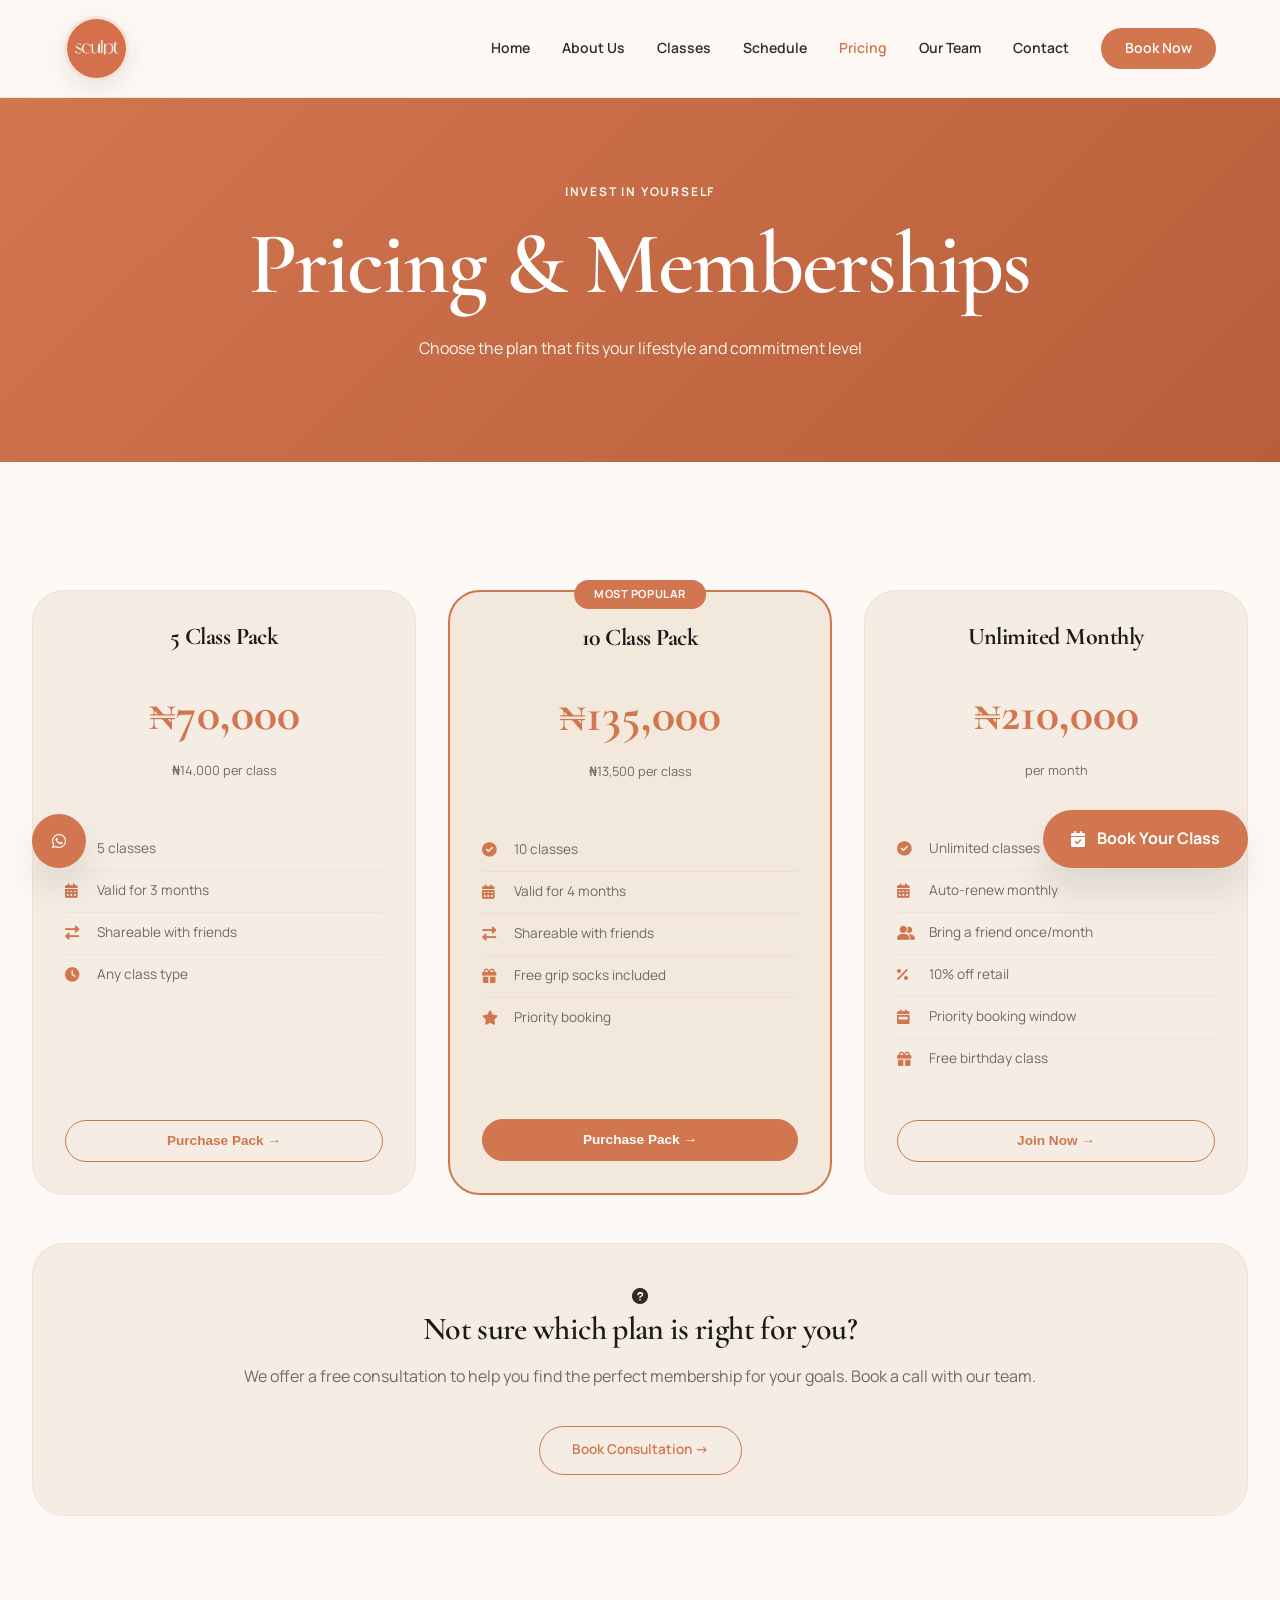
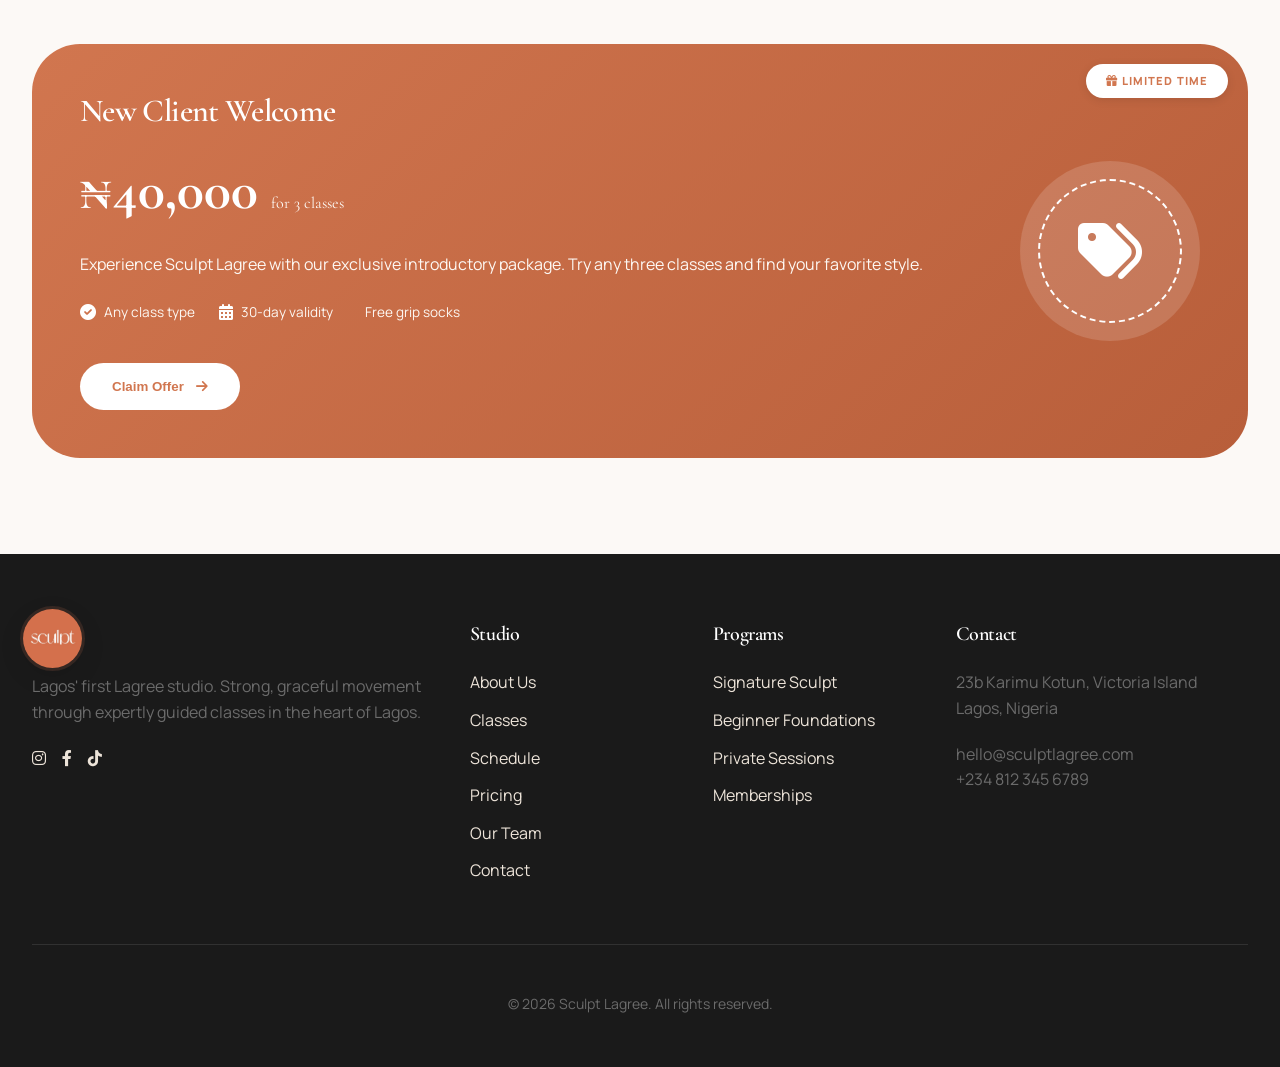
<file: pricing.html>
<!DOCTYPE html>
<html lang="en">
<head>
    <meta charset="UTF-8" />
    <meta name="viewport" content="width=device-width, initial-scale=1.0" />
    <meta name="description" content="View membership options and class packs at Sculpt Lagree Lagos. Find the perfect plan for your fitness journey." />
    <title>Pricing | Sculpt Lagree Lagos</title>
    <link rel="preconnect" href="https://fonts.googleapis.com" />
    <link rel="preconnect" href="https://fonts.gstatic.com" crossorigin />
    <link href="https://fonts.googleapis.com/css2?family=Cormorant+Garamond:wght@300;400;500;600;700&family=Manrope:wght@400;500;600;700;800&display=swap" rel="stylesheet" />
    <link rel="stylesheet" href="https://cdnjs.cloudflare.com/ajax/libs/font-awesome/6.0.0-beta3/css/all.min.css" />
    <link rel="shortcut icon" href="./assets/img/sculpt_logo_round.png" type="image/x-icon" />
    <link rel="stylesheet" href="assets/css/style.css" />
    <!-- Paystack Script -->
    <script src="https://js.paystack.co/v1/inline.js"></script>
    <style>
        .pricing-grid {
            display: grid;
            grid-template-columns: repeat(3, 1fr);
            gap: 2rem;
            margin: 3rem 0;
        }

        .pricing-card {
            background: #f5ede3;
            border-radius: var(--radius-xl);
            padding: 2rem;
            transition: all 0.3s ease;
            border: 1px solid rgba(209, 118, 79, 0.1);
            position: relative;
            height: 100%;
            display: flex;
            flex-direction: column;
        }

        .pricing-card:hover {
            transform: translateY(-6px);
            box-shadow: var(--shadow-lg);
            border-color: rgba(209, 118, 79, 0.25);
            background: #f2e8dc;
        }

        .pricing-card.featured {
            border: 2px solid var(--terracotta);
            background: #f2e8dc;
        }

        .popular-badge {
            position: absolute;
            top: -12px;
            left: 50%;
            transform: translateX(-50%);
            background: var(--terracotta);
            color: var(--white);
            padding: 0.35rem 1.25rem;
            border-radius: var(--radius-full);
            font-size: 0.7rem;
            font-weight: 700;
            letter-spacing: 0.05em;
            white-space: nowrap;
        }

        .pricing-card h3 {
            font-size: 1.5rem;
            font-weight: 700;
            margin-bottom: 0.5rem;
            color: var(--deep-charcoal);
            font-family: "Cormorant Garamond", serif;
            text-align: center;
        }

        .price {
            font-size: 3rem;
            font-weight: 800;
            color: var(--terracotta);
            font-family: "Cormorant Garamond", serif;
            margin: 1rem 0 0.5rem;
            text-align: center;
        }

        .price small {
            font-size: 0.9rem;
            font-weight: 400;
            color: var(--stone);
        }

        .price-sub {
            text-align: center;
            font-size: 0.8rem;
            color: var(--stone);
            margin-bottom: 1.5rem;
        }

        .feature-list {
            text-align: left;
            margin: 1.5rem 0;
            padding: 0;
            list-style: none;
            flex: 1;
        }

        .feature-list li {
            padding: 0.6rem 0;
            display: flex;
            align-items: center;
            gap: 0.75rem;
            font-size: 0.85rem;
            color: var(--stone);
            border-bottom: 1px solid rgba(209, 118, 79, 0.08);
        }

        .feature-list li:last-child {
            border-bottom: none;
        }

        .feature-list li i {
            color: var(--terracotta);
            width: 20px;
            font-size: 0.9rem;
        }

        .btn-pricing {
            background: transparent;
            border: 1.5px solid var(--terracotta);
            color: var(--terracotta);
            padding: 0.8rem 1.5rem;
            border-radius: var(--radius-full);
            font-weight: 600;
            font-size: 0.85rem;
            cursor: pointer;
            transition: all 0.3s ease;
            text-decoration: none;
            display: inline-flex;
            align-items: center;
            justify-content: center;
            gap: 0.5rem;
            width: 100%;
            margin-top: 1rem;
        }

        .btn-pricing:hover {
            background: var(--terracotta);
            color: var(--white);
            transform: translateX(4px);
        }

        .btn-pricing-primary {
            background: var(--terracotta);
            color: var(--white);
            border: 1.5px solid var(--terracotta);
        }

        .btn-pricing-primary:hover {
            background: var(--terracotta-dark);
            transform: translateX(4px);
        }

        .membership-note {
            background: #f5ede3;
            padding: 2.5rem;
            border-radius: var(--radius-xl);
            text-align: center;
            margin-top: 3rem;
            border: 1px solid rgba(209, 118, 79, 0.1);
            transition: all 0.3s ease;
        }

        .membership-note:hover {
            transform: translateY(-4px);
            box-shadow: var(--shadow-lg);
            border-color: rgba(209, 118, 79, 0.25);
            background: #f2e8dc;
        }

        /* ============================================
           NEW CLIENT OFFER - MATCHING INDEX.HTML
           ============================================ */
        .offer-section {
            position: relative;
            overflow: hidden;
            margin-top: 3rem;
            margin-bottom: 6rem;
        }

        .offer-card {
            background: linear-gradient(135deg, var(--terracotta) 0%, var(--terracotta-dark) 100%);
            border-radius: var(--radius-2xl);
            padding: 3rem;
            position: relative;
            overflow: hidden;
        }

        .offer-card::before {
            content: "";
            position: absolute;
            top: -50%;
            right: -30%;
            width: 300px;
            height: 300px;
            background: rgba(255, 255, 255, 0.08);
            border-radius: 50%;
            pointer-events: none;
        }

        .offer-card::after {
            content: "";
            position: absolute;
            bottom: -30%;
            left: -20%;
            width: 250px;
            height: 250px;
            background: rgba(255, 255, 255, 0.05);
            border-radius: 50%;
            pointer-events: none;
        }

        .offer-badge {
            position: absolute;
            top: 20px;
            right: 20px;
            background: var(--white);
            color: var(--terracotta);
            padding: 0.5rem 1.25rem;
            border-radius: var(--radius-full);
            font-size: 0.7rem;
            font-weight: 800;
            letter-spacing: 0.1em;
            text-transform: uppercase;
            z-index: 2;
            box-shadow: 0 2px 10px rgba(0, 0, 0, 0.1);
        }

        .offer-content {
            position: relative;
            z-index: 2;
            display: grid;
            grid-template-columns: 1fr auto;
            gap: 3rem;
            align-items: center;
        }

        .offer-text h3 {
            font-size: 2rem;
            margin-bottom: 0.5rem;
            color: var(--white);
        }

        .offer-price {
            font-size: 3.5rem;
            font-weight: 800;
            color: var(--white);
            font-family: "Cormorant Garamond", serif;
            margin: 1rem 0;
        }

        .offer-price small {
            font-size: 1rem;
            color: var(--cream);
            font-weight: 400;
        }

        .offer-features {
            display: flex;
            gap: 1.5rem;
            flex-wrap: wrap;
            margin: 1.5rem 0;
        }

        .offer-feature {
            display: flex;
            align-items: center;
            gap: 0.5rem;
            color: var(--cream);
            font-size: 0.85rem;
        }

        .offer-feature i {
            color: var(--white);
            font-size: 1rem;
        }

        .offer-visual {
            text-align: center;
            position: relative;
        }

        .offer-circle {
            width: 180px;
            height: 180px;
            background: rgba(255, 255, 255, 0.15);
            border-radius: 50%;
            display: flex;
            align-items: center;
            justify-content: center;
            position: relative;
        }

        .offer-circle:before {
            content: "";
            position: absolute;
            width: 140px;
            height: 140px;
            border: 2px dashed var(--white);
            border-radius: 50%;
            animation: spin 20s linear infinite;
        }

        @keyframes spin {
            from { transform: rotate(0deg); }
            to { transform: rotate(360deg); }
        }

        .offer-circle i {
            font-size: 4rem;
            color: var(--white);
        }

        .btn-offer {
            background: var(--white);
            color: var(--terracotta);
            padding: 1rem 2rem;
            border-radius: var(--radius-full);
            text-decoration: none;
            font-weight: 700;
            display: inline-flex;
            align-items: center;
            gap: 0.75rem;
            transition: all 0.3s ease;
            margin-top: 1rem;
            border: none;
            cursor: pointer;
        }

        .btn-offer:hover {
            background: var(--cream);
            transform: translateY(-3px);
            box-shadow: 0 10px 25px rgba(0, 0, 0, 0.15);
        }

        .modal-overlay {
            display: none;
            position: fixed;
            top: 0;
            left: 0;
            width: 100%;
            height: 100%;
            background: rgba(0, 0, 0, 0.5);
            backdrop-filter: blur(6px);
            z-index: 9999;
            align-items: center;
            justify-content: center;
            padding: 1rem;
        }

        .modal-overlay.active {
            display: flex;
        }

        .modal-container {
            background: var(--white);
            border-radius: var(--radius-xl);
            max-width: 380px;
            width: 100%;
            padding: 1.5rem;
            position: relative;
            animation: modalSlideIn 0.3s ease;
            box-shadow: 0 20px 40px rgba(0, 0, 0, 0.2);
        }

        @keyframes modalSlideIn {
            from {
                opacity: 0;
                transform: translateY(20px) scale(0.96);
            }
            to {
                opacity: 1;
                transform: translateY(0) scale(1);
            }
        }

        .modal-close {
            position: absolute;
            top: 0.75rem;
            right: 0.75rem;
            background: var(--bg-warm);
            border: none;
            width: 30px;
            height: 30px;
            border-radius: 50%;
            cursor: pointer;
            font-size: 0.8rem;
            color: var(--stone);
            transition: all 0.3s ease;
            display: flex;
            align-items: center;
            justify-content: center;
        }

        .modal-close:hover {
            background: var(--terracotta);
            color: var(--white);
        }

        .modal-icon {
            width: 44px;
            height: 44px;
            background: rgba(209, 118, 79, 0.12);
            border-radius: 50%;
            display: flex;
            align-items: center;
            justify-content: center;
            margin: 0 auto 0.5rem;
        }

        .modal-icon i {
            font-size: 1.2rem;
            color: var(--terracotta);
        }

        .modal-title {
            text-align: center;
            font-family: "Cormorant Garamond", serif;
            font-size: 1.3rem;
            font-weight: 700;
            margin-bottom: 0.15rem;
            color: var(--deep-charcoal);
        }

        .modal-subtitle {
            text-align: center;
            color: var(--stone);
            font-size: 0.7rem;
            margin-bottom: 1rem;
        }

        .modal-plan {
            background: var(--bg-warm);
            border-radius: var(--radius-lg);
            padding: 0.6rem 1rem;
            margin-bottom: 1rem;
            text-align: center;
        }

        .modal-plan-name {
            font-weight: 700;
            font-size: 0.9rem;
            color: var(--deep-charcoal);
        }

        .modal-plan-price {
            font-size: 1.4rem;
            font-weight: 800;
            color: var(--terracotta);
            font-family: "Cormorant Garamond", serif;
        }

        .modal-plan-price small {
            font-size: 0.7rem;
            font-weight: 400;
            color: var(--stone);
        }

        .form-group-modal {
            margin-bottom: 0.6rem;
        }

        .form-group-modal label {
            display: block;
            font-weight: 600;
            font-size: 0.7rem;
            color: var(--deep-charcoal);
            margin-bottom: 0.2rem;
        }

        .form-group-modal input {
            width: 100%;
            padding: 0.6rem 0.8rem;
            border: 1px solid rgba(209, 118, 79, 0.2);
            border-radius: var(--radius-md);
            font-family: "Manrope", sans-serif;
            transition: all 0.3s ease;
            background: #f2e8dc;
            color: var(--deep-charcoal);
            font-size: 0.8rem;
        }

        .form-group-modal input:focus {
            outline: none;
            border-color: var(--terracotta);
            box-shadow: 0 0 0 2px rgba(209, 118, 79, 0.15);
            background: #f5ede3;
        }

        .form-group-modal input::placeholder {
            color: var(--stone);
        }

        .modal-btn-pay {
            width: 100%;
            padding: 0.7rem;
            background: linear-gradient(135deg, var(--terracotta), var(--terracotta-dark));
            color: var(--white);
            border: none;
            border-radius: var(--radius-full);
            font-weight: 700;
            font-size: 0.85rem;
            cursor: pointer;
            transition: all 0.3s ease;
            display: flex;
            align-items: center;
            justify-content: center;
            gap: 0.5rem;
            margin-top: 0.5rem;
        }

        .modal-btn-pay:hover {
            transform: translateY(-2px);
            box-shadow: 0 8px 20px rgba(209, 118, 79, 0.3);
        }

        .modal-btn-pay:disabled {
            opacity: 0.6;
            cursor: not-allowed;
            transform: none;
        }

        .modal-error {
            color: #d32f2f;
            font-size: 0.65rem;
            margin-top: 0.2rem;
            display: none;
        }

        .modal-error.show {
            display: block;
        }

        @media (max-width: 900px) {
            .pricing-grid {
                grid-template-columns: 1fr;
                gap: 2rem;
            }
            .pricing-card.featured {
                transform: scale(1);
            }
            .offer-content {
                grid-template-columns: 1fr;
                text-align: center;
                gap: 1.5rem;
            }
            .offer-features {
                justify-content: center;
            }
            .offer-badge {
                top: 10px;
                right: 10px;
                font-size: 0.6rem;
                padding: 0.3rem 1rem;
            }
            .offer-price {
                font-size: 2.5rem;
            }
            .offer-card {
                padding: 2rem;
            }
        }

        @media (max-width: 480px) {
            .modal-container {
                padding: 1.25rem;
                max-width: 340px;
            }
            .modal-plan-price {
                font-size: 1.2rem;
            }
            .modal-title {
                font-size: 1.1rem;
            }
        }
    </style>
</head>
<body>
    <!-- Sticky Booking Button -->
    <a href="schedule.html" class="sticky-book">
        <i class="fas fa-calendar-check"></i>
        <span>Book Your Class</span>
    </a>

    <!-- Floating WhatsApp -->
    <a href="#" class="whatsapp-float" target="_blank">
        <i class="fab fa-whatsapp"></i>
    </a>

    <!-- Header -->
    <header class="header">
        <div class="container">
            <a href="index.html" class="brand">
                <div class="logo-icon">
                    <img src="./assets/img/sculpt-logo.jpg" alt="Sculpt Lagree Logo" class="logo-img" />
                </div>
            </a>
            <button class="menu-btn" onclick="toggleMenu()">☰</button>
            <nav class="nav" id="nav">
                <a href="index.html">Home</a>
                <a href="about.html">About Us</a>
                <a href="classes.html">Classes</a>
                <a href="schedule.html">Schedule</a>
                <a href="pricing.html" class="active">Pricing</a>
                <a href="team.html">Our Team</a>
                <a href="contact.html">Contact</a>
                <a href="schedule.html" class="btn-book">Book Now</a>
            </nav>
        </div>
    </header>

    <!-- Hero Banner -->
    <section class="hero-banner" style="background: linear-gradient(135deg, var(--terracotta), var(--terracotta-dark)); padding: 5rem 0; text-align: center;">
        <div class="container">
            <span class="eyebrow" style="color: var(--cream);">INVEST IN YOURSELF</span>
            <h1 style="color: var(--white);">Pricing & Memberships</h1>
            <p style="color: var(--cream);">Choose the plan that fits your lifestyle and commitment level</p>
        </div>
    </section>

    <!-- Pricing Section -->
    <section class="section">
        <div class="container">
            <div class="pricing-grid">
                <!-- 5 Class Pack -->
                <div class="pricing-card">
                    <h3>5 Class Pack</h3>
                    <div class="price">₦70,000</div>
                    <div class="price-sub">₦14,000 per class</div>
                    <ul class="feature-list">
                        <li><i class="fas fa-check-circle"></i> 5 classes</li>
                        <li><i class="fas fa-calendar-alt"></i> Valid for 3 months</li>
                        <li><i class="fas fa-exchange-alt"></i> Shareable with friends</li>
                        <li><i class="fas fa-clock"></i> Any class type</li>
                    </ul>
                    <button class="btn-pricing" onclick="openPricingModal('5 Class Pack', 70000)">Purchase Pack →</button>
                </div>

                <!-- 10 Class Pack -->
                <div class="pricing-card featured">
                    <div class="popular-badge">MOST POPULAR</div>
                    <h3>10 Class Pack</h3>
                    <div class="price">₦135,000</div>
                    <div class="price-sub">₦13,500 per class</div>
                    <ul class="feature-list">
                        <li><i class="fas fa-check-circle"></i> 10 classes</li>
                        <li><i class="fas fa-calendar-alt"></i> Valid for 4 months</li>
                        <li><i class="fas fa-exchange-alt"></i> Shareable with friends</li>
                        <li><i class="fas fa-gift"></i> Free grip socks included</li>
                        <li><i class="fas fa-star"></i> Priority booking</li>
                    </ul>
                    <button class="btn-pricing btn-pricing-primary" onclick="openPricingModal('10 Class Pack', 135000)">Purchase Pack →</button>
                </div>

                <!-- Unlimited Monthly -->
                <div class="pricing-card">
                    <h3>Unlimited Monthly</h3>
                    <div class="price">₦210,000</div>
                    <div class="price-sub">per month</div>
                    <ul class="feature-list">
                        <li><i class="fas fa-check-circle"></i> Unlimited classes</li>
                        <li><i class="fas fa-calendar-alt"></i> Auto-renew monthly</li>
                        <li><i class="fas fa-user-friends"></i> Bring a friend once/month</li>
                        <li><i class="fas fa-percent"></i> 10% off retail</li>
                        <li><i class="fas fa-calendar-week"></i> Priority booking window</li>
                        <li><i class="fas fa-gift"></i> Free birthday class</li>
                    </ul>
                    <button class="btn-pricing" onclick="openPricingModal('Unlimited Monthly', 210000)">Join Now →</button>
                </div>
            </div>

            <!-- Not Sure Which Plan? -->
            <div class="membership-note">
                <i class="fas fa-question-circle"></i>
                <h3>Not sure which plan is right for you?</h3>
                <p>We offer a free consultation to help you find the perfect membership for your goals. Book a call with our team.</p>
                <a href="contact.html" class="btn-pricing" style="width: auto; padding: 0.8rem 2rem;">Book Consultation →</a>
            </div>
        </div>
    </section>

    <!-- NEW CLIENT OFFER - MATCHING INDEX.HTML -->
    <section class="offer-section">
        <div class="container">
            <div class="offer-card">
                <div class="offer-badge">
                    <i class="fas fa-gift"></i> LIMITED TIME
                </div>
                <div class="offer-content">
                    <div class="offer-text">
                        <h3>New Client Welcome</h3>
                        <div class="offer-price">
                            ₦40,000 <small>for 3 classes</small>
                        </div>
                        <p style="color: var(--cream); margin-bottom: 1rem;">
                            Experience Sculpt Lagree with our exclusive introductory package. Try any three classes and find your favorite style.
                        </p>
                        <div class="offer-features">
                            <span class="offer-feature"><i class="fas fa-check-circle"></i> Any class type</span>
                            <span class="offer-feature"><i class="fas fa-calendar-alt"></i> 30-day validity</span>
                            <span class="offer-feature"><i class="fas fa-grip-socks"></i> Free grip socks</span>
                        </div>
                        <button class="btn-offer" onclick="openPricingModal('New Client Special (3 Classes)', 40000)">
                            Claim Offer <i class="fas fa-arrow-right"></i>
                        </button>
                    </div>
                    <div class="offer-visual">
                        <div class="offer-circle"><i class="fas fa-tags"></i></div>
                    </div>
                </div>
            </div>
        </div>
    </section>

    <!-- <br> <br> <br> -->

    <!-- Footer -->
    <footer class="footer">
        <div class="container">
            <div class="footer-grid">
                <div>
                    <div class="brand" style="margin-bottom: 1rem">
                        <div class="logo-icon" style="width: 40px; height: 40px">
                            <img src="./assets/img/sculpt-logo.jpg" alt="Sculpt Lagree Logo" class="logo-img" />
                        </div>
                    </div>
                    <p>Lagos' first Lagree studio. Strong, graceful movement through expertly guided classes in the heart of Lagos.</p>
                    <div style="display: flex; gap: 1rem; margin-top: 1rem">
                        <a href="https://www.instagram.com/sculptlagree_lagos/"><i class="fab fa-instagram"></i></a>
                        <a href="#"><i class="fab fa-facebook-f"></i></a>
                        <a href="#"><i class="fab fa-tiktok"></i></a>
                    </div>
                </div>
                <div>
                    <h4>Studio</h4>
                    <a href="about.html">About Us</a>
                    <a href="classes.html">Classes</a>
                    <a href="schedule.html">Schedule</a>
                    <a href="pricing.html">Pricing</a>
                    <a href="team.html">Our Team</a>
                    <a href="contact.html">Contact</a>
                </div>
                <div>
                    <h4>Programs</h4>
                    <a href="classes.html">Signature Sculpt</a>
                    <a href="classes.html">Beginner Foundations</a>
                    <a href="classes.html">Private Sessions</a>
                    <a href="pricing.html">Memberships</a>
                </div>
                <div>
                    <h4>Contact</h4>
                    <p>23b Karimu Kotun, Victoria Island<br />Lagos, Nigeria</p>
                    <p>hello@sculptlagree.com<br />+234 812 345 6789</p>
                </div>
            </div>
            <div class="copyright">
                <p>© 2026 Sculpt Lagree. All rights reserved.</p>
            </div>
        </div>
    </footer>

    <!-- ============================================
    COMPACT PAYMENT MODAL
    ============================================ -->
    <div class="modal-overlay" id="paymentModal">
        <div class="modal-container">
            <button class="modal-close" id="modalCloseBtn">
                <i class="fas fa-times"></i>
            </button>

            <div class="modal-icon">
                <i class="fas fa-credit-card"></i>
            </div>

            <h2 class="modal-title">Complete Payment</h2>
            <p class="modal-subtitle">Secure your plan instantly</p>

            <div class="modal-plan">
                <div class="modal-plan-name" id="modalPlanName">10 Class Pack</div>
                <div class="modal-plan-price" id="modalPlanPrice">₦135,000 <small>one-time</small></div>
            </div>

            <form id="paymentForm">
                <div class="form-group-modal">
                    <label for="modalFullName">Full Name</label>
                    <input type="text" id="modalFullName" placeholder="Enter your name" required />
                </div>

                <div class="form-group-modal">
                    <label for="modalEmail">Email</label>
                    <input type="email" id="modalEmail" placeholder="Enter your email" required />
                </div>

                <div class="form-group-modal">
                    <label for="modalPhone">Phone</label>
                    <input type="tel" id="modalPhone" placeholder="Phone number" />
                </div>

                <div class="modal-error" id="modalError">Please fill in all required fields.</div>

                <button type="submit" class="modal-btn-pay" id="modalPayBtn">
                    <i class="fas fa-lock"></i> Pay Now
                </button>
            </form>
        </div>
    </div>

    <script src="assets/js/main.js"></script>
    <script>
        // Mobile menu toggle
        function toggleMenu() {
            document.getElementById("nav").classList.toggle("active");
        }

        // ============================================
        // PAYMENT MODAL CONTROLS
        // ============================================
        const modalOverlay = document.getElementById('paymentModal');
        const modalCloseBtn = document.getElementById('modalCloseBtn');
        const paymentForm = document.getElementById('paymentForm');
        const modalPayBtn = document.getElementById('modalPayBtn');
        const modalError = document.getElementById('modalError');

        let currentPlan = {
            name: '',
            amount: 0
        };

        function openPricingModal(planName, amount) {
            currentPlan.name = planName;
            currentPlan.amount = amount;

            document.getElementById('modalPlanName').textContent = planName;
            document.getElementById('modalPlanPrice').innerHTML = `₦${amount.toLocaleString()} <small>one-time</small>`;

            paymentForm.reset();
            modalError.classList.remove('show');
            modalPayBtn.disabled = false;
            modalPayBtn.innerHTML = '<i class="fas fa-lock"></i> Pay Now';

            modalOverlay.classList.add('active');
            document.body.style.overflow = 'hidden';
        }

        function closePaymentModal() {
            modalOverlay.classList.remove('active');
            document.body.style.overflow = 'auto';
        }

        modalCloseBtn.addEventListener('click', closePaymentModal);
        modalOverlay.addEventListener('click', function(e) {
            if (e.target === modalOverlay) {
                closePaymentModal();
            }
        });
        document.addEventListener('keydown', function(e) {
            if (e.key === 'Escape') {
                closePaymentModal();
            }
        });

        // ============================================
        // PAYSTACK INTEGRATION
        // ============================================
        const PAYSTACK_PUBLIC_KEY = 'pk_test_faa8396a1e3ce90b576ce8e6eb25af226eacff34';

        paymentForm.addEventListener('submit', function(e) {
            e.preventDefault();

            const fullName = document.getElementById('modalFullName').value.trim();
            const email = document.getElementById('modalEmail').value.trim();
            const phone = document.getElementById('modalPhone').value.trim();

            if (!fullName || !email) {
                modalError.textContent = 'Please enter your name and email.';
                modalError.classList.add('show');
                return;
            }

            if (!email.includes('@') || !email.includes('.')) {
                modalError.textContent = 'Please enter a valid email address.';
                modalError.classList.add('show');
                return;
            }

            modalError.classList.remove('show');
            modalPayBtn.disabled = true;
            modalPayBtn.innerHTML = '<i class="fas fa-spinner fa-spin"></i> Processing...';

            const amount = currentPlan.amount;
            const handler = PaystackPop.setup({
                key: PAYSTACK_PUBLIC_KEY,
                email: email,
                amount: amount * 100,
                currency: 'NGN',
                ref: 'SCULPT_PACK_' + Math.floor(Math.random() * 1000000000 + 1) + '_' + Date.now(),
                metadata: {
                    custom_fields: [
                        { display_name: "Plan Name", variable_name: "plan_name", value: currentPlan.name },
                        { display_name: "Customer Name", variable_name: "customer_name", value: fullName },
                        { display_name: "Phone", variable_name: "phone", value: phone || 'N/A' }
                    ]
                },
                label: "Purchase Pack - Sculpt Lagree",
                onClose: function() {
                    modalPayBtn.disabled = false;
                    modalPayBtn.innerHTML = '<i class="fas fa-lock"></i> Pay Now';
                },
                callback: function(response) {
                    closePaymentModal();
                    alert(
                        '✅ Payment Successful!\n\n' +
                        'Plan: ' + currentPlan.name + '\n' +
                        'Amount: ₦' + amount.toLocaleString() + '\n' +
                        'Reference: ' + response.reference + '\n\n' +
                        'Your membership has been activated! A confirmation email has been sent.'
                    );
                    console.log('Payment Success:', response);
                    console.log('Plan:', currentPlan);
                }
            });
            handler.openIframe();
        });

        // WhatsApp Auto Message
        (function() {
            const phoneNumber = '2348123456789';
            const message = "Good day Sir/Ma, this is Sculpt Pilates. Please drop your message and you will be attended to.";
            const encodedMessage = encodeURIComponent(message);
            const whatsappLinks = document.querySelectorAll('.whatsapp-float');
            whatsappLinks.forEach(function(link) {
                link.href = 'https://wa.me/' + phoneNumber + '?text=' + encodedMessage;
            });
        })();
    </script>

    <!-- Tawk.to Chat Widget -->
    <script type="text/javascript">
        var Tawk_API = Tawk_API || {}, Tawk_LoadStart = new Date();
        (function() {
            var s1 = document.createElement("script"), s0 = document.getElementsByTagName("script")[0];
            s1.async = true;
            s1.src = "https://embed.tawk.to/6a3513702fa5b31d456f8768/1jrfl7tle";
            s1.charset = "UTF-8";
            s1.setAttribute("crossorigin", "*");
            s0.parentNode.insertBefore(s1, s0);
        })();
    </script>
</body>
</html>
</file>
<file: assets/css/style.css>
/* ============================================
   SCULPT LAGREE - Premium Pilates Studio
   Brand Color: Terracotta #D1764F
   Fonts: Cormorant Garamond + Manrope
   ============================================ */

:root {
    /* Brand Colors */
    --terracotta: #D1764F;
    --terracotta-light: #E89A74;
    --terracotta-dark: #B85E3A;
    --terracotta-soft: rgba(209, 118, 79, 0.1);

    /* Neutrals */
    --cream: #FDF8F3;   
    --sand: #EDE4D9;
    --warm-gray: #E8E0D6;
    --charcoal: #2C2C2C;
    --deep-charcoal: #1A1A1A;
    --stone: #6B6B6B;
    --muted-stone: #8B8B8B;

    /* Backgrounds */
    --bg-light: #FCF9F6;
    --bg-warm: #F9F4EE;
    --bg-deep: #2C2C2C;

    /* White & Overlays */
    --white: #FFFFFF;
    --white-soft: rgba(255, 255, 255, 0.95);
    --black-soft: rgba(0, 0, 0, 0.5);
    --black-deep: rgba(0, 0, 0, 0.8);

    /* Shadows */
    --shadow-sm: 0 4px 12px rgba(0, 0, 0, 0.05);
    --shadow-md: 0 8px 24px rgba(0, 0, 0, 0.08);
    --shadow-lg: 0 20px 40px rgba(0, 0, 0, 0.1);
    --shadow-xl: 0 30px 60px rgba(0, 0, 0, 0.12);

    /* Transitions */
    --transition-fast: 0.2s ease;
    --transition-base: 0.3s ease;
    --transition-slow: 0.5s ease;

    /* Border Radius */
    --radius-sm: 8px;
    --radius-md: 16px;
    --radius-lg: 24px;
    --radius-xl: 32px;
    --radius-2xl: 48px;
    --radius-full: 9999px;
}

* {
    margin: 0;
    padding: 0;
    box-sizing: border-box;
}

html {
    scroll-behavior: smooth;
}

body {
    font-family: 'Manrope', sans-serif;
    background: var(--bg-light);
    color: var(--charcoal);
    line-height: 1.6;
    overflow-x: hidden;
}

/* Typography */
h1,
h2,
h3,
h4,
.logo-text {
    font-family: 'Cormorant Garamond', serif;
    font-weight: 600;
    letter-spacing: -0.02em;
}

h1 {
    font-size: clamp(3rem, 8vw, 5.5rem);
    line-height: 1.08;
    margin-bottom: 1.5rem;
    color: var(--deep-charcoal);
}

h2 {
    font-size: clamp(2.2rem, 5vw, 3.5rem);
    line-height: 1.15;
    margin-bottom: 1.25rem;
    color: var(--deep-charcoal);
}

h3 {
    font-size: clamp(1.5rem, 4vw, 2rem);
    line-height: 1.2;
    margin-bottom: 1rem;
    color: var(--deep-charcoal);
}

h4 {
    font-size: 1.25rem;
    margin-bottom: 1rem;
    color: var(--deep-charcoal);
}

p {
    color: var(--stone);
    margin-bottom: 1.25rem;
    font-weight: 400;
}

/* Containers */
.container {
    max-width: 1280px;
    margin: 0 auto;
    padding: 0 2rem;
}

.section {
    padding: 5rem 0;
}

.section-sm {
    padding: 3rem 0;
}

.section-lg {
    padding: 7rem 0;
}

/* Eyebrow / Labels */
.eyebrow {
    display: inline-block;
    font-size: 0.75rem;
    text-transform: uppercase;
    letter-spacing: 0.15em;
    color: var(--terracotta);
    font-weight: 700;
    margin-bottom: 1rem;
}

/* Buttons */
.btn {
    display: inline-flex;
    align-items: center;
    justify-content: center;
    gap: 0.5rem;
    padding: 1rem 2rem;
    font-weight: 700;
    text-decoration: none;
    border-radius: var(--radius-full);
    transition: all var(--transition-base);
    cursor: pointer;
    border: none;
    font-family: 'Manrope', sans-serif;
    font-size: 0.875rem;
}

.btn-primary {
    background: var(--terracotta);
    color: var(--white);
}

.btn-primary:hover {
    background: var(--terracotta-dark);
    transform: translateY(-2px);
    box-shadow: var(--shadow-md);
}

.btn-outline {
    background: transparent;
    border: 1.5px solid var(--terracotta);
    color: var(--terracotta);
}

.btn-outline:hover {
    background: var(--terracotta);
    color: var(--white);
    transform: translateY(-2px);
}

.btn-dark {
    background: var(--deep-charcoal);
    color: var(--white);
}

.btn-dark:hover {
    background: var(--charcoal);
    transform: translateY(-2px);
}

.btn-light {
    background: var(--white);
    color: var(--terracotta);
    border: 1px solid var(--warm-gray);
}

.btn-light:hover {
    background: var(--terracotta);
    color: var(--white);
    border-color: var(--terracotta);
}

.btn-large {
    padding: 1.25rem 2.5rem;
    font-size: 1rem;
}

/* Sticky Booking Button */
.sticky-book {
    position: fixed;
    bottom: 2rem;
    right: 2rem;
    z-index: 1000;
    background: var(--terracotta);
    color: var(--white);
    padding: 1rem 1.75rem;
    border-radius: var(--radius-full);
    text-decoration: none;
    font-weight: 700;
    display: flex;
    align-items: center;
    gap: 0.75rem;
    box-shadow: var(--shadow-lg);
    transition: all var(--transition-base);
}

.sticky-book:hover {
    background: var(--terracotta-dark);
    transform: scale(1.05);
}

/* Floating WhatsApp */
.whatsapp-float {
    position: fixed;
    bottom: 2rem;
    left: 2rem;
    z-index: 1000;
    background: #D1764F;
    color: var(--white);
    width: 54px;
    height: 54px;
    border-radius: 50%;
    display: flex;
    align-items: center;
    justify-content: center;
    text-decoration: none;
    box-shadow: var(--shadow-lg);
    transition: all var(--transition-base);
}

.whatsapp-float:hover {
    transform: scale(1.1);
}

/* Navigation */
.header {
    position: sticky;
    top: 0;
    z-index: 100;
    background: rgba(253, 248, 243, 0.95);
    backdrop-filter: blur(10px);
    border-bottom: 1px solid rgba(209, 118, 79, 0.15);
    padding: 1rem 2rem;
}

.header .container {
    display: flex;
    justify-content: space-between;
    align-items: center;
    max-width: 1400px;
}

/* ====================================
   SCULPT LOGO RESPONSIVE STYLING
==================================== */

.brand {
    display: flex;
    align-items: center;
    text-decoration: none;
}

.logo-icon {
    display: flex;
    align-items: center;
    justify-content: center;
}

.logo-img {
    width: 65px;
    height: 65px;
    object-fit: cover;
    border-radius: 50%;
    display: block;

    border: 3px solid rgba(209, 118, 79, .15);

    box-shadow:
        0 8px 25px rgba(0, 0, 0, .08);

    transition: all .3s ease;
}

.logo-img:hover {
    transform: scale(1.05);
    box-shadow:
        0 12px 30px rgba(209, 118, 79, .25);
}

.nav {
    display: flex;
    gap: 2rem;
    align-items: center;
}

.nav a {
    text-decoration: none;
    color: var(--charcoal);
    font-weight: 600;
    font-size: 0.875rem;
    transition: color var(--transition-fast);
}

.nav a:hover,
.nav a.active {
    color: var(--terracotta);
}

.nav .btn-book {
    background: var(--terracotta);
    color: var(--white);
    padding: 0.6rem 1.5rem;
    border-radius: var(--radius-full);
}

.nav .btn-book:hover {
    background: var(--terracotta-dark);
    color: var(--white);
}

.menu-btn {
    display: none;
    background: none;
    border: none;
    font-size: 1.5rem;
    cursor: pointer;
    color: var(--deep-charcoal);
}

/* Hero Section */
.hero {
    min-height: 90vh;
    display: grid;
    grid-template-columns: 1fr 1fr;
    align-items: center;
    background: linear-gradient(135deg, var(--bg-light) 0%, var(--bg-warm) 100%);
}

.hero-content {
    padding: 4rem;
}

.hero-title {
    font-size: clamp(3rem, 6vw, 5rem);
    margin-bottom: 1.5rem;
}

.hero-title span {
    color: var(--terracotta);
}

.hero-description {
    font-size: 1.125rem;
    max-width: 500px;
    margin-bottom: 2rem;
}

.hero-actions {
    display: flex;
    gap: 1rem;
    flex-wrap: wrap;
}

.hero-image {
    position: relative;
    height: 100%;
    min-height: 500px;
    background: linear-gradient(135deg, var(--terracotta-soft), var(--warm-gray));
    display: flex;
    align-items: center;
    justify-content: center;
}

.hero-image img {
    width: 100%;
    height: 100%;
    object-fit: cover;
}

.hero-card {
    position: absolute;
    bottom: 2rem;
    left: 2rem;
    background: var(--white-soft);
    backdrop-filter: blur(10px);
    padding: 1.25rem 2rem;
    border-radius: var(--radius-lg);
    box-shadow: var(--shadow-lg);
}

/* Stats Section */
.stats {
    display: grid;
    grid-template-columns: repeat(4, 1fr);
    background: var(--deep-charcoal);
    color: var(--white);
    padding: 3rem 2rem;
    text-align: center;
}

.stat h3 {
    font-size: 2.5rem;
    color: var(--terracotta);
    margin-bottom: 0.5rem;
}

.stat p {
    color: var(--sand);
    margin: 0;
    font-size: 0.875rem;
    text-transform: uppercase;
    letter-spacing: 0.05em;
}

/* Grid Layouts */
.grid-2 {
    display: grid;
    grid-template-columns: repeat(2, 1fr);
    gap: 3rem;
}

.grid-3 {
    display: grid;
    grid-template-columns: repeat(3, 1fr);
    gap: 2rem;
}

.grid-4 {
    display: grid;
    grid-template-columns: repeat(4, 1fr);
    gap: 2rem;
}

/* Cards */
.card {
    background: var(--white);
    border-radius: var(--radius-xl);
    overflow: hidden;
    transition: all var(--transition-base);
    box-shadow: var(--shadow-sm);
}

.card:hover {
    transform: translateY(-4px);
    box-shadow: var(--shadow-lg);
}

.card-image {
    width: 100%;
    height: 280px;
    object-fit: cover;
}

.card-content {
    padding: 1.5rem;
}

.card h3 {
    margin-bottom: 0.5rem;
}

.card .price {
    font-size: 1.75rem;
    font-weight: 700;
    color: var(--terracotta);
    font-family: 'Cormorant Garamond', serif;
}

/* Class Difficulty Indicators */
.difficulty {
    display: inline-flex;
    align-items: center;
    gap: 0.25rem;
    font-size: 0.75rem;
    padding: 0.25rem 0.75rem;
    border-radius: var(--radius-full);
    margin-bottom: 1rem;
}

.difficulty-beginner {
    background: #E8F5E9;
    color: #2E7D32;
}

.difficulty-intermediate {
    background: #FFF3E0;
    color: #E65100;
}

.difficulty-advanced {
    background: #FFEBEE;
    color: #C62828;
}

/* Benefits Icons */
.benefits-grid {
    display: grid;
    grid-template-columns: repeat(auto-fit, minmax(200px, 1fr));
    gap: 2rem;
    margin: 3rem 0;
}

.benefit-icon {
    width: 64px;
    height: 64px;
    background: var(--terracotta-soft);
    border-radius: 50%;
    display: flex;
    align-items: center;
    justify-content: center;
    margin-bottom: 1rem;
}

.benefit-icon i {
    font-size: 1.75rem;
    color: var(--terracotta);
}

/* Membership Comparison Table */
.membership-table {
    background: var(--white);
    border-radius: var(--radius-xl);
    overflow: hidden;
    box-shadow: var(--shadow-md);
}

.membership-table table {
    width: 100%;
    border-collapse: collapse;
}

.membership-table th,
.membership-table td {
    padding: 1.25rem;
    text-align: center;
    border-bottom: 1px solid var(--warm-gray);
}

.membership-table th {
    background: var(--deep-charcoal);
    color: var(--white);
    font-weight: 600;
}

.membership-table tr:last-child td {
    border-bottom: none;
}

.membership-table .featured {
    background: var(--terracotta-soft);
    position: relative;
}

.featured-badge {
    position: absolute;
    top: -12px;
    left: 50%;
    transform: translateX(-50%);
    background: var(--terracotta);
    color: var(--white);
    padding: 0.25rem 1rem;
    border-radius: var(--radius-full);
    font-size: 0.75rem;
}

/* Schedule Page */
.schedule-container {
    background: var(--white);
    border-radius: var(--radius-xl);
    padding: 2rem;
    box-shadow: var(--shadow-md);
}

.schedule-filters {
    display: flex;
    gap: 1rem;
    flex-wrap: wrap;
    margin-bottom: 2rem;
}

.filter-btn {
    padding: 0.5rem 1.25rem;
    border: 1px solid var(--warm-gray);
    background: var(--white);
    border-radius: var(--radius-full);
    cursor: pointer;
    transition: all var(--transition-fast);
}

.filter-btn.active,
.filter-btn:hover {
    background: var(--terracotta);
    color: var(--white);
    border-color: var(--terracotta);
}

.week-view {
    display: grid;
    grid-template-columns: repeat(7, 1fr);
    gap: 0.5rem;
    margin-bottom: 2rem;
}

.week-day {
    text-align: center;
    padding: 1rem;
    background: var(--bg-warm);
    border-radius: var(--radius-md);
    cursor: pointer;
    transition: all var(--transition-fast);
}

.week-day.active {
    background: var(--terracotta);
    color: var(--white);
}

.week-day .day-name {
    font-weight: 700;
    font-size: 0.875rem;
}

.week-day .day-date {
    font-size: 1.25rem;
    font-weight: 600;
}

.schedule-class {
    display: grid;
    grid-template-columns: 100px 1fr 120px 100px 80px;
    align-items: center;
    gap: 1rem;
    padding: 1rem;
    border-bottom: 1px solid var(--warm-gray);
}

.schedule-class-time {
    font-weight: 700;
    color: var(--terracotta);
}

.schedule-class-name {
    font-weight: 600;
}

.schedule-class-instructor {
    font-size: 0.875rem;
    color: var(--stone);
}

.schedule-class-level {
    font-size: 0.75rem;
}

/* Testimonials Carousel */
.testimonials {
    background: var(--bg-warm);
    padding: 4rem 0;
}

.testimonial-card {
    background: var(--white);
    padding: 2rem;
    border-radius: var(--radius-xl);
    text-align: center;
    margin: 1rem;
}

.testimonial-stars {
    color: var(--terracotta);
    margin-bottom: 1rem;
}

.testimonial-text {
    font-style: italic;
    margin-bottom: 1.5rem;
}

.testimonial-author {
    font-weight: 700;
    color: var(--deep-charcoal);
}

/* FAQ Accordion */
.faq-item {
    background: var(--white);
    border-radius: var(--radius-lg);
    margin-bottom: 1rem;
    overflow: hidden;
}

.faq-question {
    padding: 1.25rem;
    font-weight: 700;
    cursor: pointer;
    display: flex;
    justify-content: space-between;
    align-items: center;
}

.faq-question:hover {
    background: var(--terracotta-soft);
}

.faq-answer {
    padding: 0 1.25rem;
    max-height: 0;
    overflow: hidden;
    transition: max-height var(--transition-base);
}

.faq-item.active .faq-answer {
    padding: 0 1.25rem 1.25rem;
    max-height: 500px;
}

/* Instagram Feed */
.instagram-feed {
    display: grid;
    grid-template-columns: repeat(6, 1fr);
    gap: 0.5rem;
}

.instagram-feed img {
    width: 100%;
    aspect-ratio: 1;
    object-fit: cover;
}

/* Newsletter */
.newsletter {
    background: linear-gradient(135deg, var(--deep-charcoal), var(--charcoal));
    color: var(--white);
    text-align: center;
    padding: 4rem 2rem;
    border-radius: var(--radius-xl);
}

.newsletter-form {
    display: flex;
    gap: 1rem;
    max-width: 500px;
    margin: 0 auto;
}

.newsletter-form input {
    flex: 1;
    padding: 1rem;
    border: none;
    border-radius: var(--radius-full);
    font-family: 'Manrope', sans-serif;
}

/* Google Reviews */
.google-reviews {
    display: grid;
    grid-template-columns: repeat(auto-fit, minmax(300px, 1fr));
    gap: 1.5rem;
}

.google-review {
    background: var(--white);
    padding: 1.5rem;
    border-radius: var(--radius-lg);
    box-shadow: var(--shadow-sm);
}

.google-rating {
    display: flex;
    align-items: center;
    gap: 0.5rem;
    margin-bottom: 1rem;
}

/* Trainer Cards */
.trainer-card {
    text-align: center;
}

.trainer-image {
    width: 200px;
    height: 200px;
    border-radius: 50%;
    object-fit: cover;
    margin: 0 auto 1rem;
}

.trainer-name {
    font-size: 1.25rem;
    font-weight: 700;
    margin-bottom: 0.25rem;
}

.trainer-title {
    color: var(--terracotta);
    font-size: 0.875rem;
    margin-bottom: 1rem;
}

/* Footer */
.footer {
    background: var(--deep-charcoal);
    color: var(--sand);
    padding: 4rem 0 2rem;
}

.footer-grid {
    display: grid;
    grid-template-columns: 2fr 1fr 1fr 1.5fr;
    gap: 3rem;
}

.footer a {
    color: var(--sand);
    text-decoration: none;
    display: block;
    margin-bottom: 0.75rem;
    transition: color var(--transition-fast);
}

.footer a:hover {
    color: var(--terracotta);
}

.footer h4 {
    color: var(--white);
    margin-bottom: 1.25rem;
}

.copyright {
    text-align: center;
    padding-top: 3rem;
    margin-top: 3rem;
    border-top: 1px solid rgba(255, 255, 255, 0.1);
    font-size: 0.875rem;
}

/* Animations */
@keyframes fadeUp {
    from {
        opacity: 0;
        transform: translateY(30px);
    }

    to {
        opacity: 1;
        transform: translateY(0);
    }
}

.fade-up {
    animation: fadeUp 0.8s ease forwards;
}

/* Responsive */
@media (max-width: 1024px) {
    .grid-4 {
        grid-template-columns: repeat(2, 1fr);
    }

    .instagram-feed {
        grid-template-columns: repeat(3, 1fr);
    }
}

@media (max-width: 768px) {
    .menu-btn {
        display: block;
    }

    .nav {
        display: none;
        position: absolute;
        top: 100%;
        left: 0;
        right: 0;
        background: var(--white);
        flex-direction: column;
        padding: 2rem;
        gap: 1.5rem;
        box-shadow: var(--shadow-lg);
    }

    .nav.active {
        display: flex;
    }

    .hero {
        grid-template-columns: 1fr;
    }

    .grid-2,
    .grid-3,
    .footer-grid {
        grid-template-columns: 1fr;
        gap: 2rem;
    }

    .stats {
        grid-template-columns: repeat(2, 1fr);
        gap: 2rem;
    }

    .schedule-class {
        grid-template-columns: 1fr;
        text-align: center;
        gap: 0.5rem;
    }

    .week-view {
        overflow-x: auto;
    }

    .newsletter-form {
        flex-direction: column;
    }

    .sticky-book {
        bottom: 1rem;
        right: 1rem;
        padding: 0.75rem 1.25rem;
        font-size: 0.875rem;
    }

    .whatsapp-float {
        bottom: 1rem;
        left: 1rem;
        width: 44px;
        height: 44px;
    }
}

@media (max-width: 480px) {
    .grid-4 {
        grid-template-columns: 1fr;
    }

    .instagram-feed {
        grid-template-columns: repeat(2, 1fr);
    }

    .section {
        padding: 3rem 0;
    }
}

/* Large Desktop */
@media (min-width:1400px) {
    .logo-img {
        width: 72px;
        height: 72px;
    }
}

/* Desktop */
@media (max-width:1200px) {
    .logo-img {
        width: 60px;
        height: 60px;
    }
}

/* Tablet */
@media (max-width:768px) {
    .logo-img {
        width: 52px;
        height: 52px;
    }
}

/* Mobile */
@media (max-width:576px) {
    .logo-img {
        width: 45px;
        height: 45px;
    }
}

/* Small Phones */
@media (max-width:375px) {
    .logo-img {
        width: 40px;
        height: 40px;
    }
}
</file>
